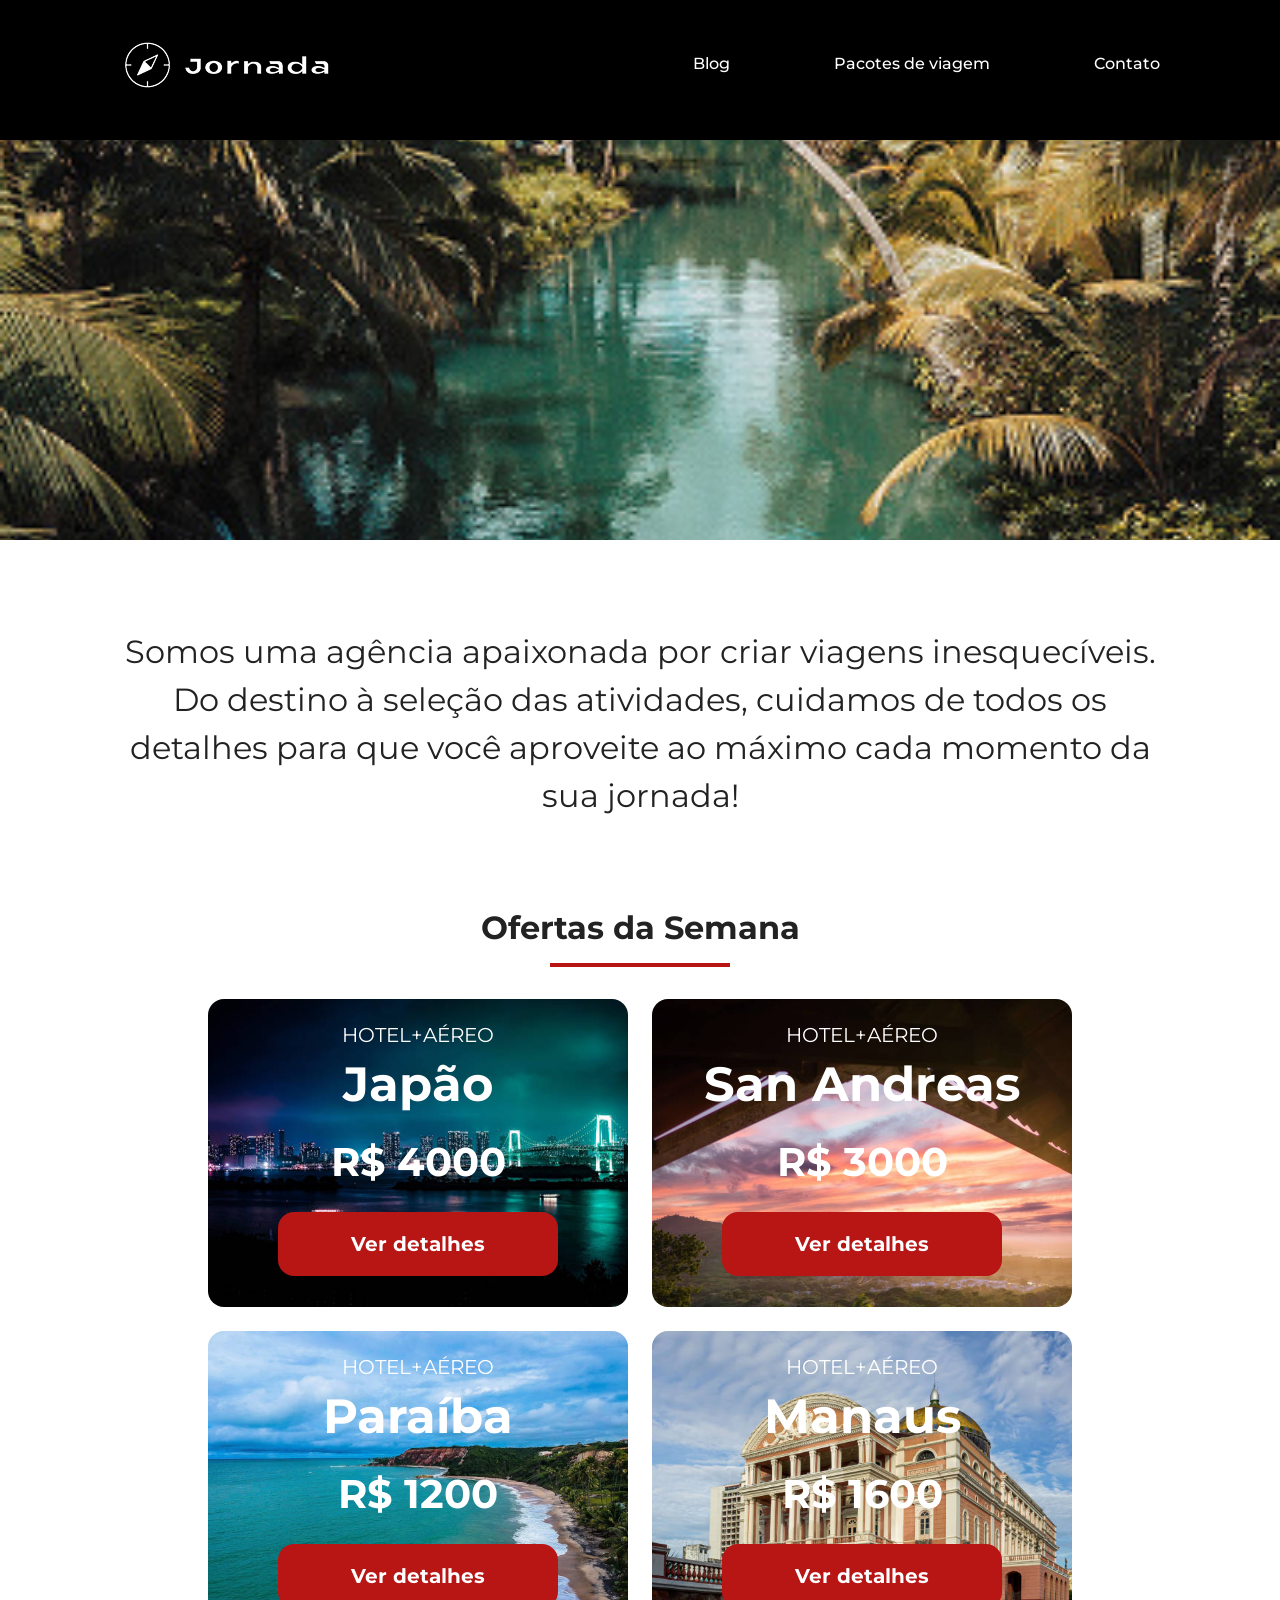
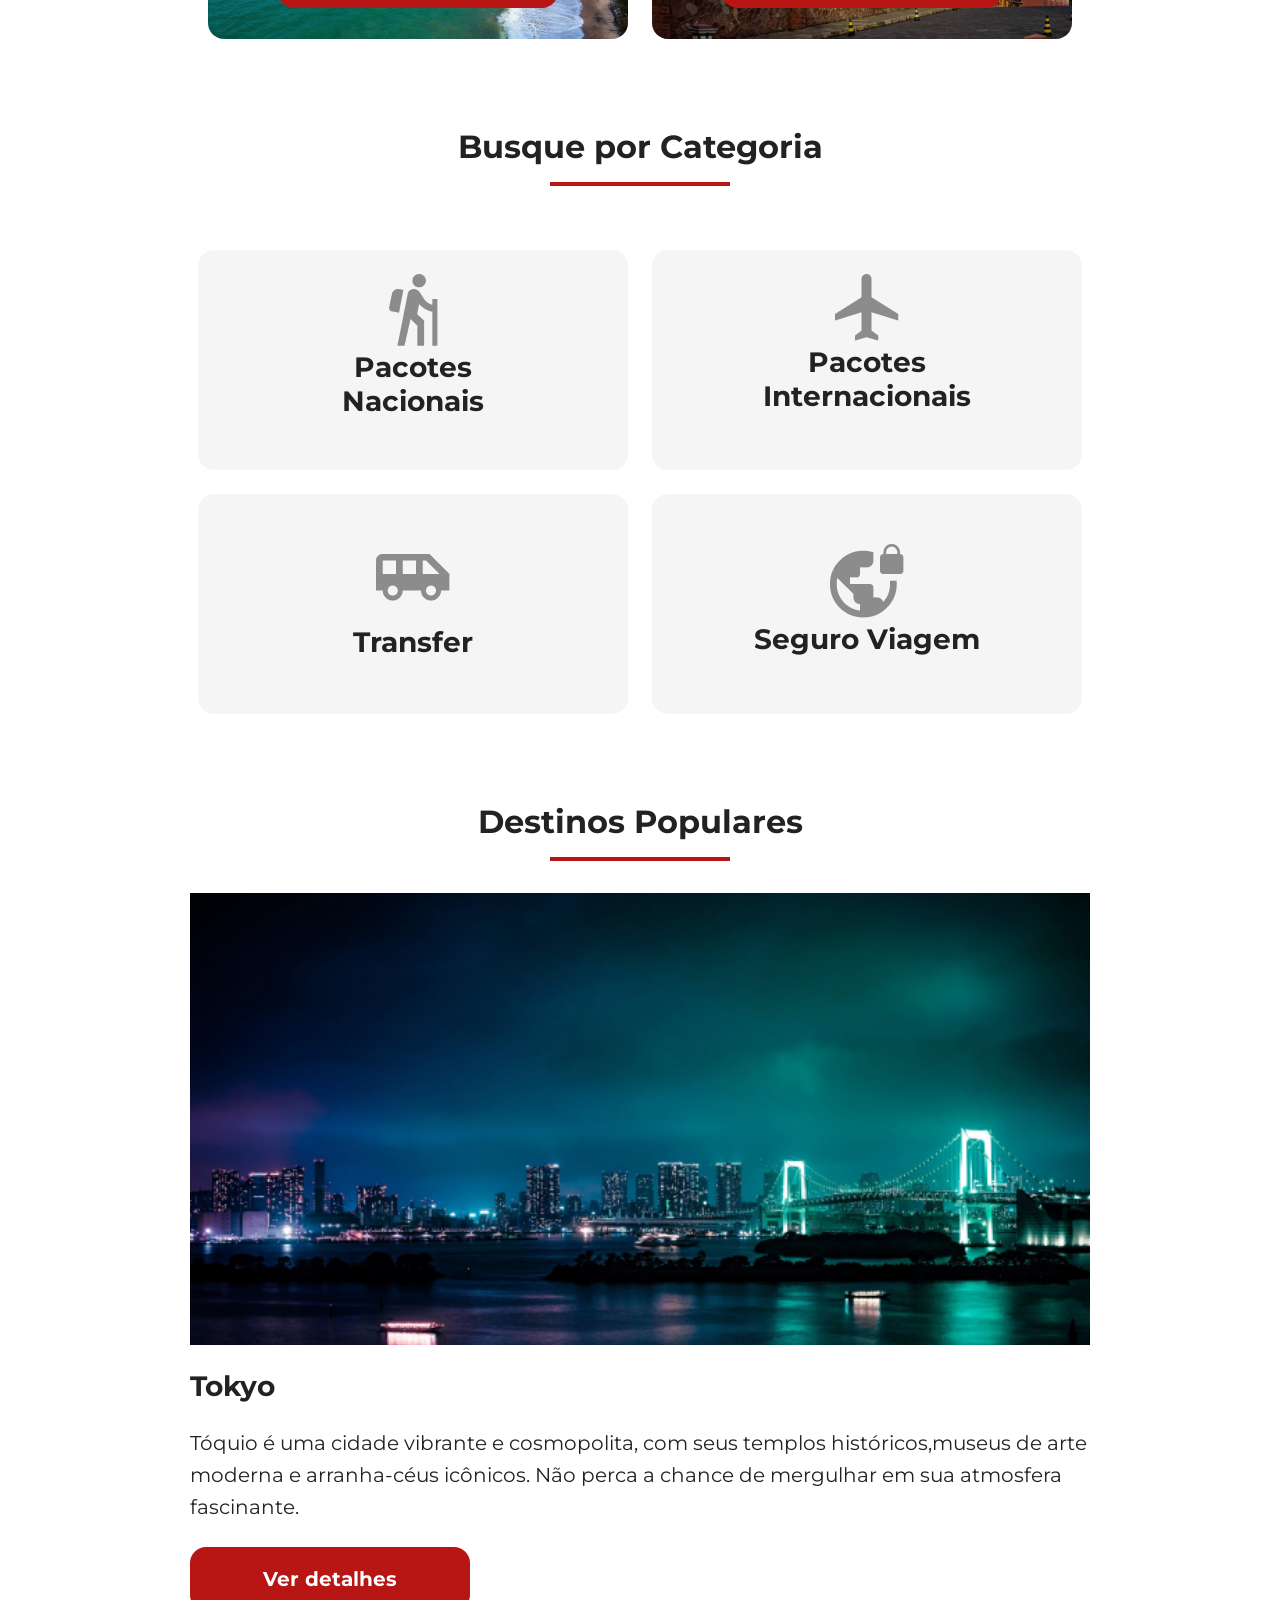
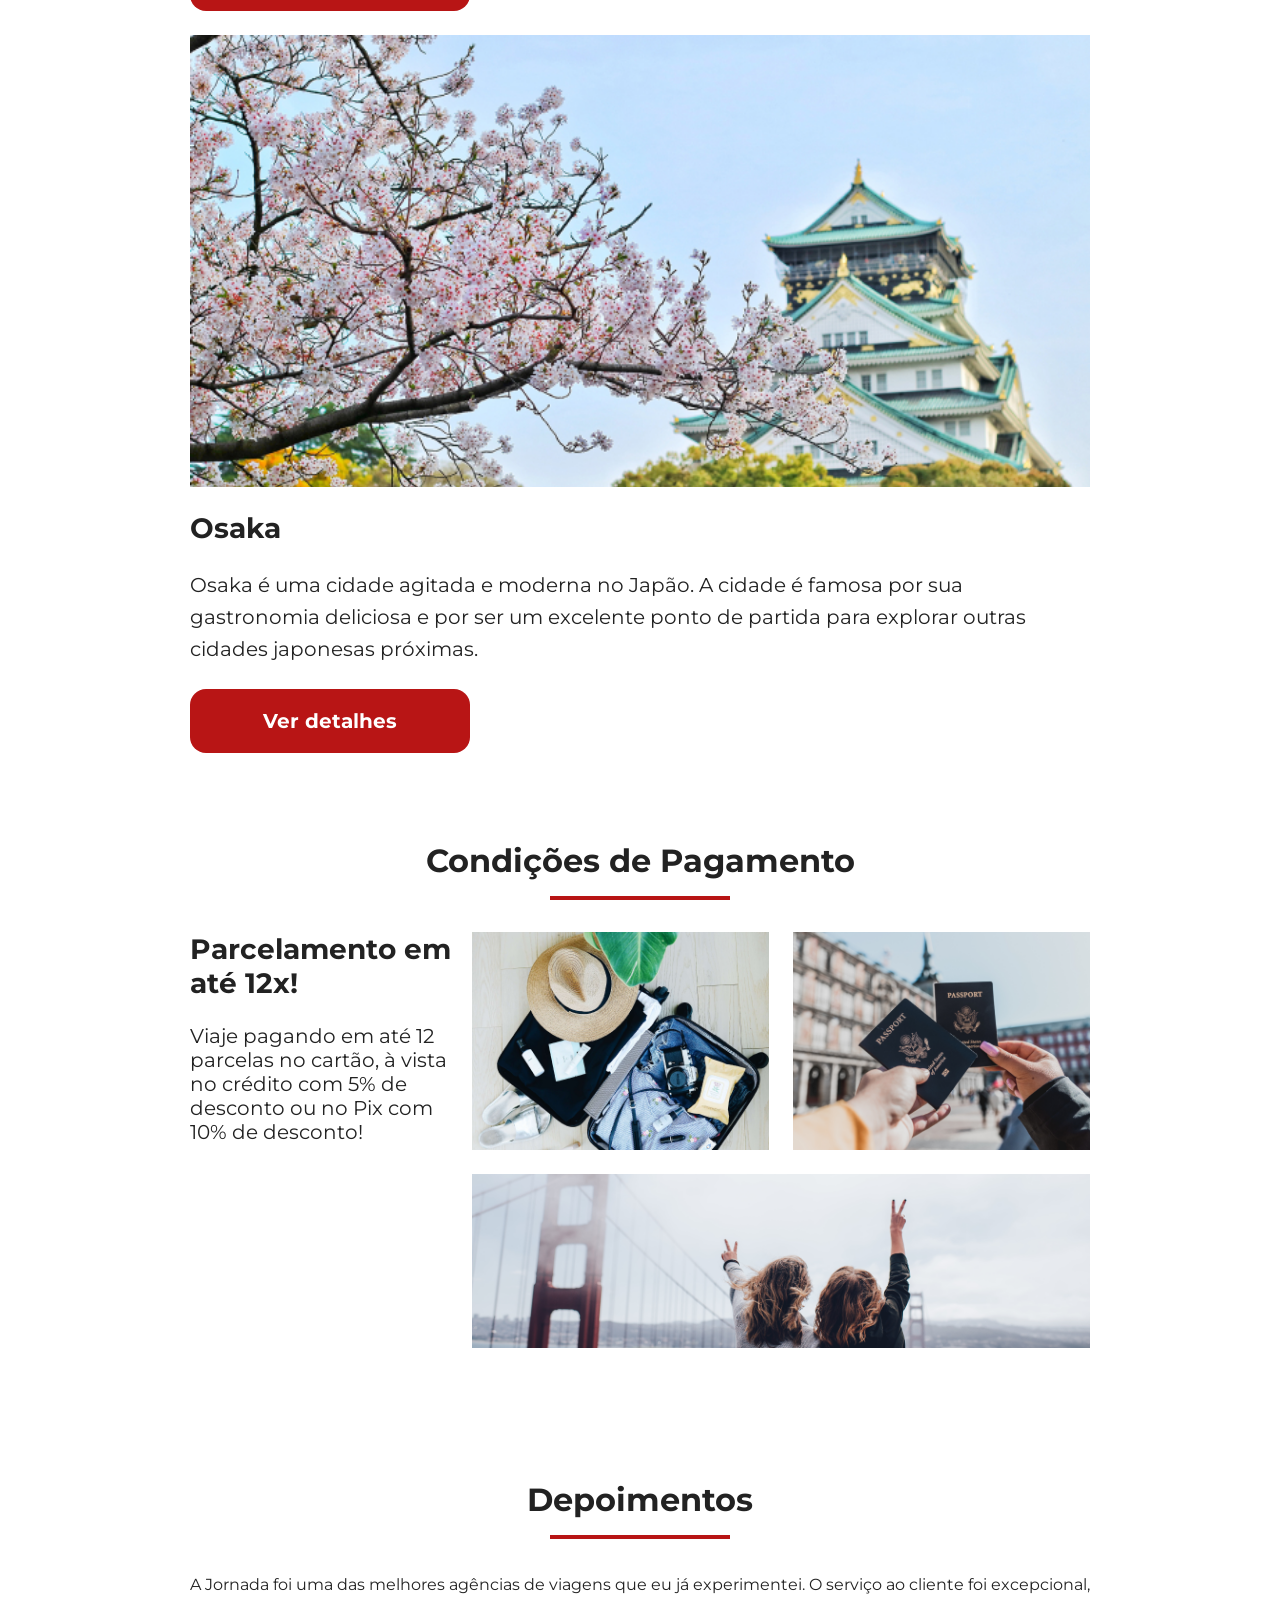
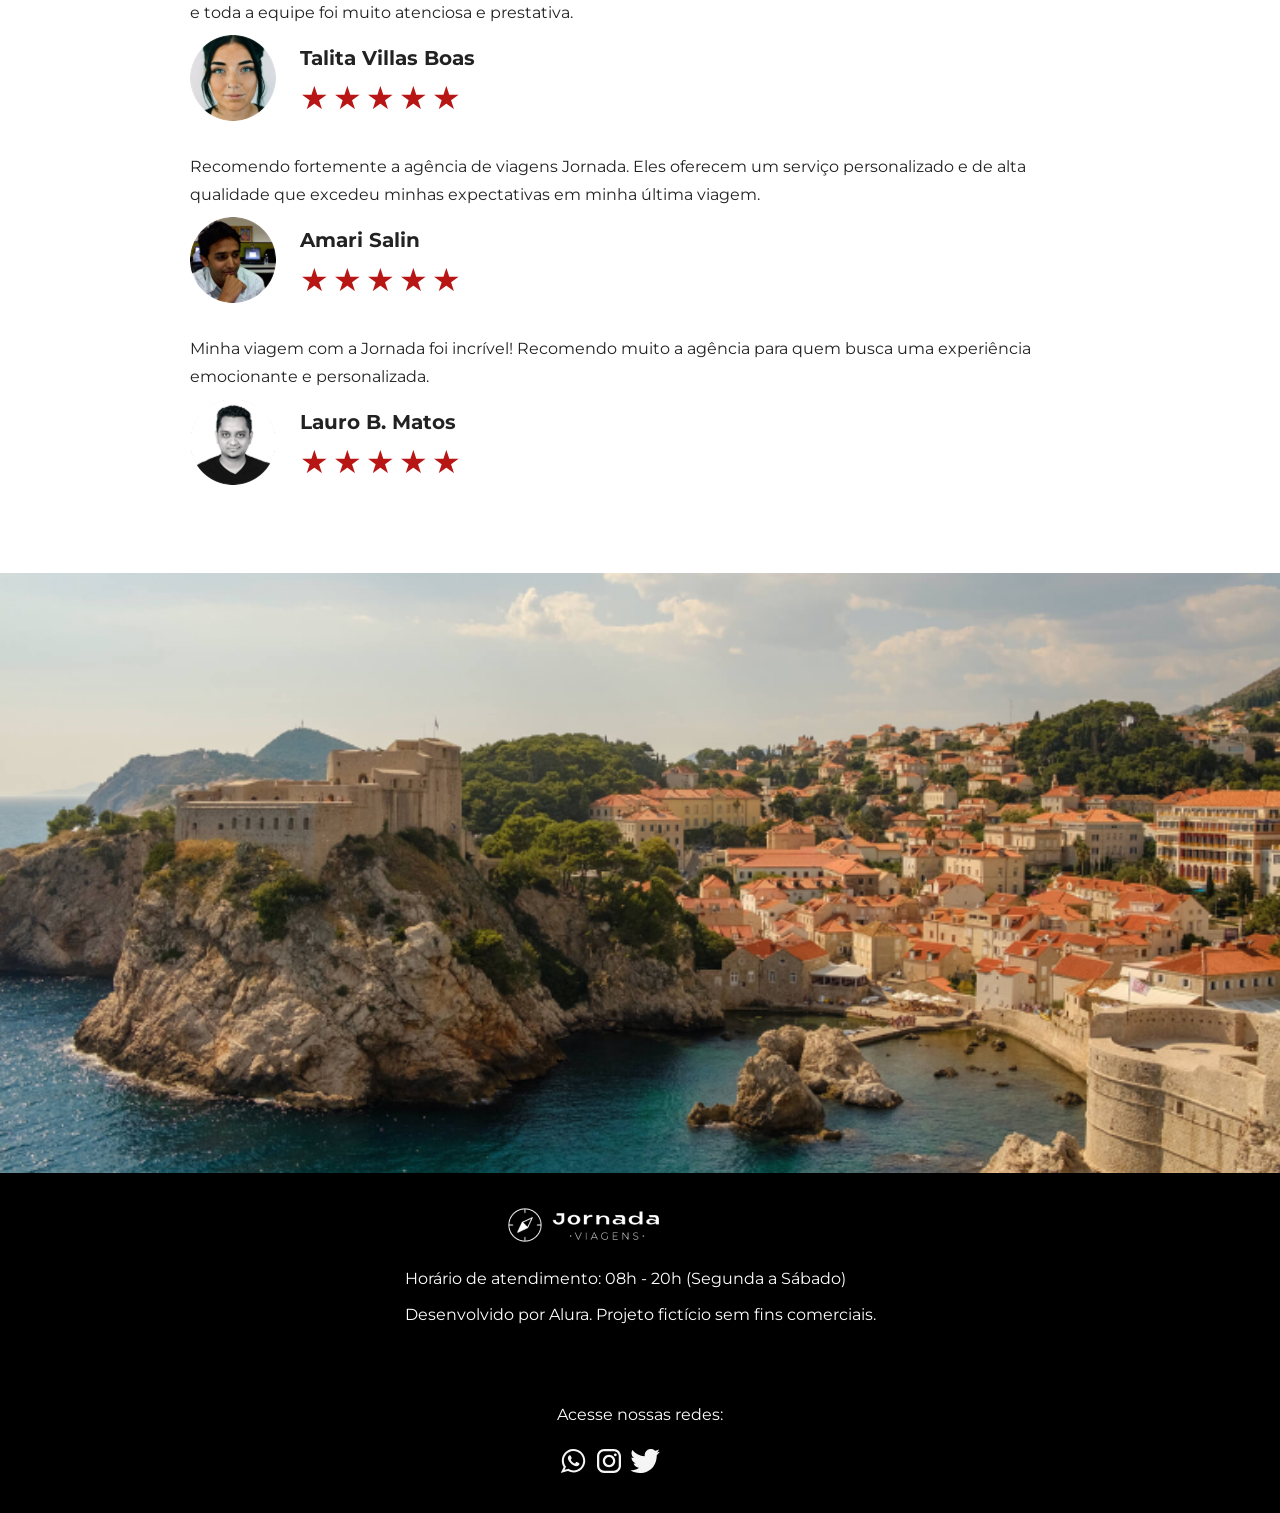
<file: index.html>
<!doctype html>
<html lang="pt-br">
  <head>
    <meta charset="UTF-8" />
    <meta name="viewport" content="width=device-width, initial-scale=1.0" />
    <meta
      name="description"
      content="Jornada Viagens, uma agência apaixonada por criar viagens inesquecíveis"
    />

    <meta name="og:title" content="Jornada Viagens" />
    <meta
      name="og:description"
      content="Jornada Viagens, uma agência apaixonada por criar viagens inesquecíveis"
    />
    <meta
      name="og:image"
      content="https://Jornada-Viagens_Projeto-Alura.vercel.app/img/Logo-branca.png"
    />
    <meta name="og:type" content="website" />
    <meta
      name="og:url"
      content="https://Jornada-Viagens_Projeto-Alura.vercel.app/Jornada-Viagens_Projeto-Alura"
    />

    <link rel="icon" href="favico.png" type="image/png" />
    <link rel="stylesheet" href="./css/style.css" />
    <title>Jornada Viagens</title>
  </head>
  <body>
    <header class="main-header">
      <a class="logo" href="index.html" title="Voltar para a página inicial">
        <img
          class="img-mobile"
          src="img/Bussola-jornada-branca.png"
          alt="Bussola do Logo da Jornada Viagens na cor Branca"
        />
        <img
          class="img-desktop"
          src="img/Bussola-jornada-texto-branca.png"
          alt="Logo da Jornada Viagens na cor branca"
        />
      </a>
      <div class="navigation-menu">
        <label for="menu"><img src="img/menu.png" alt="menu" /></label>
        <input type="checkbox" id="menu" hidden />

        <nav>
          <ul class="list-links">
            <li>
              <a href="blog.html" target="_blank" title="Acessar Blog">Blog</a>
            </li>
            <li>
              <a
                href="pacotes-de-viagens.html"
                target="_blank"
                title="Acessar Pacotes de viagem"
                >Pacotes de viagem</a
              >
            </li>
            <li>
              <a href="contato.html" target="_blank" title="Acessar Contato"
                >Contato</a
              >
            </li>
          </ul>
        </nav>
      </div>
    </header>
    <section class="hero">
      <div class="hero-img"></div>
      <h2 class="content-text">
        Somos uma agência apaixonada por criar viagens inesquecíveis. Do destino
        à seleção das atividades, cuidamos de todos os detalhes para que você
        aproveite ao máximo cada momento da sua jornada!
      </h2>
    </section>

    <section class="offers">
      <div class="section-title">
        <h2>Ofertas da Semana</h2>
        <hr />
      </div>
      <div class="offers-card">
        <article class="card japao">
          <header>
            <p class="content-text">HOTEL+AÉREO</p>
            <h3 class="content-title">
              Japão <br />
              <span>R$ 4000</span>
            </h3>
          </header>
          <footer>
            <a href="#" class="button">Ver detalhes</a>
          </footer>
        </article>

        <article class="card san-andreas">
          <header>
            <p class="content-text">HOTEL+AÉREO</p>
            <h3 class="content-title">
              San Andreas <br />
              <span>R$ 3000</span>
            </h3>
          </header>
          <footer>
            <a href="#" class="button">Ver detalhes</a>
          </footer>
        </article>

        <article class="card paraiba">
          <header>
            <p class="content-text">HOTEL+AÉREO</p>
            <h3 class="content-title">
              Paraíba <br />
              <span>R$ 1200</span>
            </h3>
          </header>
          <footer>
            <a href="#" class="button">Ver detalhes</a>
          </footer>
        </article>

        <article class="card manaus">
          <header>
            <p class="content-text">HOTEL+AÉREO</p>
            <h3 class="content-title">
              Manaus <br />
              <span>R$ 1600</span>
            </h3>
          </header>
          <footer>
            <a href="#" class="button">Ver detalhes</a>
          </footer>
        </article>
      </div>
    </section>

    <section class="categories">
      <div class="section-title">
        <h2>Busque por Categoria</h2>
        <hr />
      </div>
      <div class="categories-cards">
        <a
          class="card"
          href="#"
          target="_blank"
          title="Busque pela categoria Pacotes Nacionais"
        >
          <img
            src="img/icone-pacotes-nacionais.png"
            alt="ícone cinza representando uma pessoa fazendo tracking"
          />
          <h3 class="content-title">
            Pacotes <br />
            Nacionais
          </h3>
        </a>

        <a
          class="card"
          href="#"
          target="_blank"
          title="Busque pela categoria Pacotes Internacionais"
        >
          <img
            src="img/icone-pacotes-interacionais.png"
            alt="ícone cinza representando um avião"
          />
          <h3 class="content-title">
            Pacotes <br />
            Internacionais
          </h3>
        </a>
        <a
          class="card single-line transfer"
          href="#"
          target="_blank"
          title="Busque pela categoria Transfer"
        >
          <img
            src="img/icone-transfer.png"
            alt="ícone cinza representando um ônibus"
          />
          <h3 class="content-title">Transfer</h3>
        </a>
        <a
          class="card single-line"
          href="#"
          target="_blank"
          title="Busque pela categoria Seguro Viagem"
        >
          <img
            src="img/icone-seguro-viagem.png"
            alt="ícone cinza representando o planeta terra com um cadeado"
          />
          <h3 class="content-title">Seguro Viagem</h3>
        </a>
      </div>
    </section>

    <section class="destinations">
      <div class="section-title">
        <h2>Destinos Populares</h2>
        <hr />
      </div>
      <div class="destination-items">
        <article class="item tokyo">
          <header>
            <div class="img-item"></div>
            <h3 class="content-title">Tokyo</h3>
          </header>
          <p class="content-text">
            Tóquio é uma cidade vibrante e cosmopolita, com seus templos
            históricos,museus de arte moderna e arranha-céus icônicos. Não perca
            a chance de mergulhar em sua atmosfera fascinante.
          </p>
          <footer>
            <a
              href="#"
              class="button"
              target="_blank"
              title="Veja mais detalhes do destino Tokyo"
              >Ver detalhes</a
            >
          </footer>
        </article>
        <article class="item osaka">
          <header>
            <div class="img-item"></div>
            <h3 class="content-title">Osaka</h3>
          </header>
          <p class="content-text">
            Osaka é uma cidade agitada e moderna no Japão. A cidade é famosa por
            sua gastronomia deliciosa e por ser um excelente ponto de partida
            para explorar outras cidades japonesas próximas.
          </p>
          <footer>
            <a
              href="#"
              class="button"
              target="_blank"
              title="Veja mais detalhes do destino Osaka"
              >Ver detalhes</a
            >
          </footer>
        </article>
      </div>
    </section>

    <section class="payments">
      <div class="section-title">
        <h2>Condições de Pagamento</h2>
        <hr />
      </div>
      <div class="content-container">
        <div class="text-content">
          <h3 class="content-title">Parcelamento em até 12x!</h3>
          <p class="content-text">
            Viaje pagando em até 12 parcelas no cartão, à vista no crédito com
            5% de desconto ou no Pix com 10% de desconto!
          </p>
        </div>
        <div class="image-gallery">
          <div class="image first"></div>
          <div class="image second"></div>
          <div class="image thirdy colspan-2"></div>
        </div>
      </div>
    </section>

    <section class="testimonials">
      <div class="section-title">
        <h2>Depoimentos</h2>
        <hr />
      </div>
      <div class="testimonials-container">
        <article>
          <header>
            <p>
              A Jornada foi uma das melhores agências de viagens que eu já
              experimentei. O serviço ao cliente foi excepcional, e toda a
              equipe foi muito atenciosa e prestativa.
            </p>
          </header>
          <footer>
            <img
              src="img/avatar-talita.png"
              alt="avatar da usuária que fez o depoimento"
            />
            <div class="profile-content">
              <h3>Talita Villas Boas</h3>
              <div class="rating">
                <span class="star">★</span>
                <span class="star">★</span>
                <span class="star">★</span>
                <span class="star">★</span>
                <span class="star">★</span>
              </div>
            </div>
          </footer>
        </article>
        <article>
          <header>
            <p>
              Recomendo fortemente a agência de viagens Jornada. Eles oferecem
              um serviço personalizado e de alta qualidade que excedeu minhas
              expectativas em minha última viagem.
            </p>
          </header>
          <footer>
            <img
              src="img/avatar-amari.png"
              alt="avatar do usuário que fez o depoimento"
            />
            <div class="profile-content">
              <h3>Amari Salin</h3>
              <div class="rating">
                <span class="star">★</span>
                <span class="star">★</span>
                <span class="star">★</span>
                <span class="star">★</span>
                <span class="star">★</span>
              </div>
            </div>
          </footer>
        </article>
        <article>
          <header>
            <p>
              Minha viagem com a Jornada foi incrível! Recomendo muito a agência
              para quem busca uma experiência emocionante e personalizada.
            </p>
          </header>
          <footer>
            <img
              src="img/avatar-lauro.png"
              alt="avatar do usuário que fez o depoimento"
            />
            <div class="profile-content">
              <h3>Lauro B. Matos</h3>
              <div class="rating">
                <span class="star">★</span>
                <span class="star">★</span>
                <span class="star">★</span>
                <span class="star">★</span>
                <span class="star">★</span>
              </div>
            </div>
          </footer>
        </article>
      </div>
    </section>

    <section class="bottom-hero">
      <div class="hero-img"></div>
    </section>

    <footer class="main-footer">
      <div class="footer-content">
        <img
          src="img/Logo-branca.png"
          alt="logo da jornada viagens na cor branca"
        />
        <p>Horário de atendimento: 08h - 20h (Segunda a Sábado)</p>
        <p>Desenvolvido por Alura. Projeto fictício sem fins comerciais.</p>
      </div>
      <div class="footer-social">
        <p>Acesse nossas redes:</p>
        <a href="#" target="_blank" title="Acesse o whatsapp do jornada viagens"
          ><img
            src="img/logo-whatsapp.svg"
            alt="logo do Whatsapp na cor branca"
        /></a>
        <a
          href="#"
          target="_blank"
          title="Acesse o instagram do jornada viagens"
          ><img
            src="img/logo-instragam.svg"
            alt="logo do Instagram na cor branca"
        /></a>
        <a href="#" target="_blank" title="Acesse o twitter do jornada viagens"
          ><img src="img/logo-twiter.svg" alt="logo do Twitter na cor branca"
        /></a>
      </div>
    </footer>
  </body>
</html>
</file>
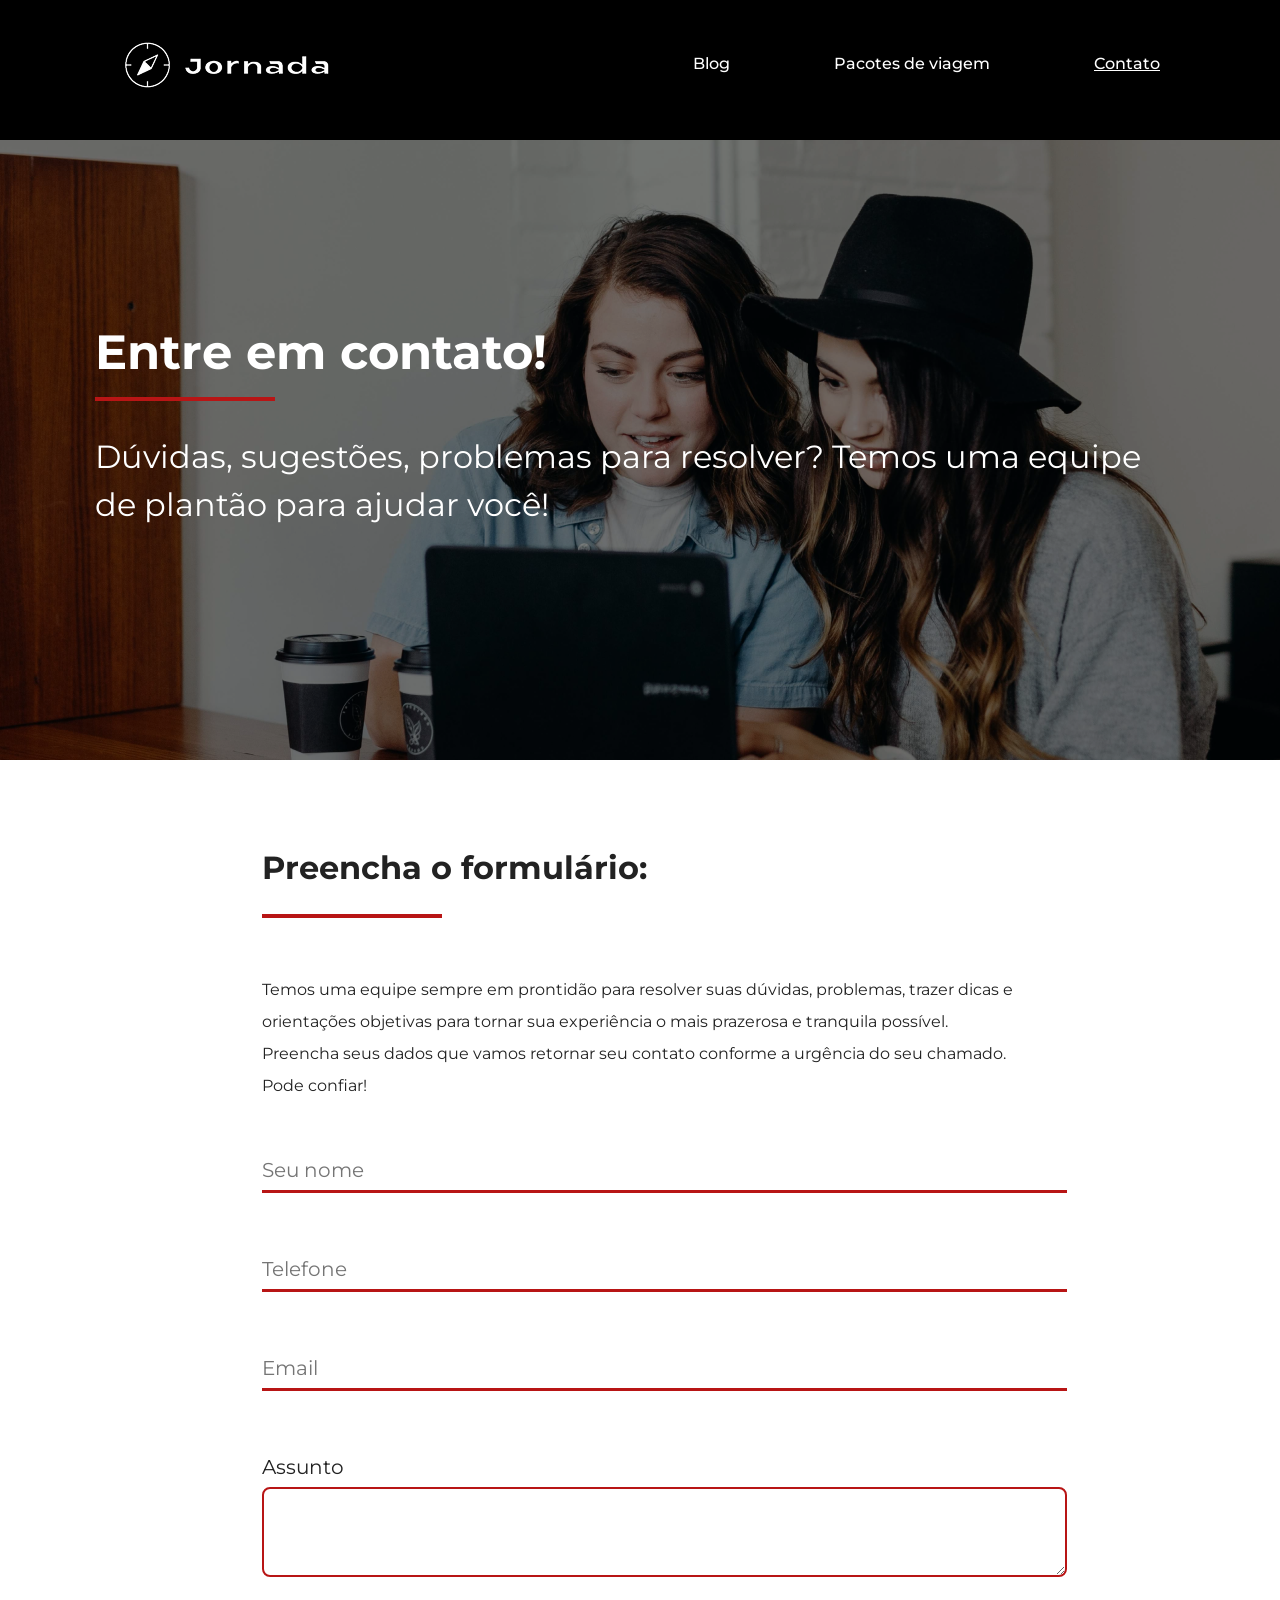
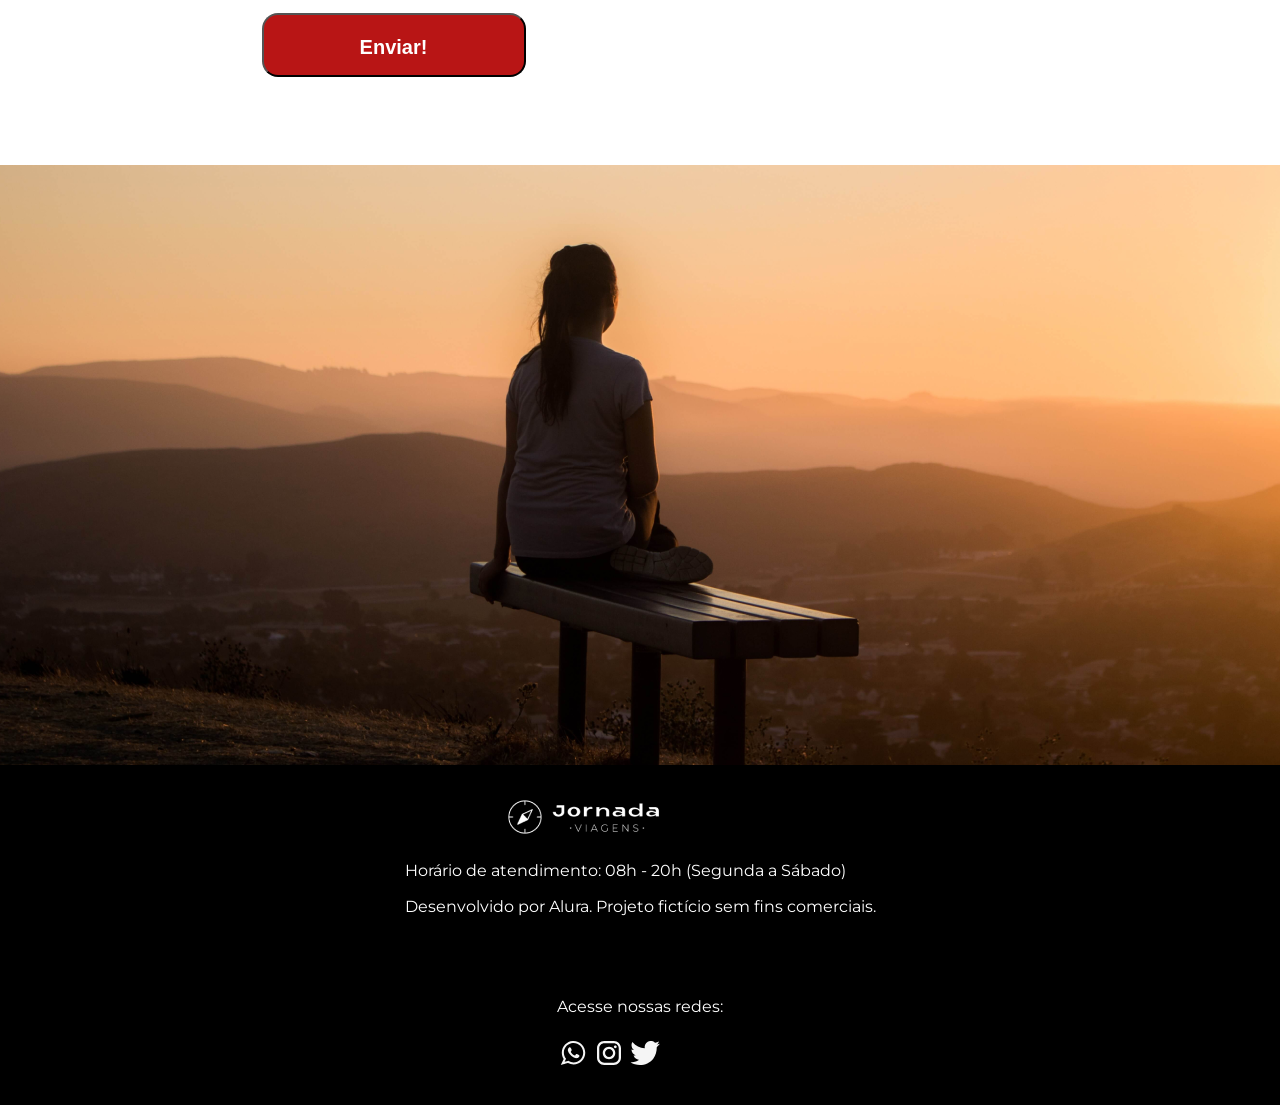
<file: contato.html>
<!doctype html>
<html lang="pt-br">
  <head>
    <meta charset="UTF-8" />
    <meta name="viewport" content="width=device-width, initial-scale=1.0" />
    <link rel="stylesheet" href="css/style.css" />
    <link rel="icon" href="favico.png" type="image/png" />
    <title>Contato</title>
  </head>
  <body>
    <header class="main-header">
      <a class="logo" href="index.html" title="Voltar para a página inicial">
        <img
          class="img-mobile"
          src="img/Bussola-jornada-branca.png"
          alt="Bussola do Logo da Jornada Viagens na cor Branca"
        />
        <img
          class="img-desktop"
          src="img/Bussola-jornada-texto-branca.png"
          alt="Logo da Jornada Viagens na cor branca"
        />
      </a>
      <div class="navigation-menu">
        <label for="menu"><img src="img/menu.png" alt="menu" /></label>
        <input type="checkbox" id="menu" hidden />

        <nav>
          <ul class="list-links">
            <li>
              <a href="blog.html" target="_blank" title="Acessar Blog">Blog</a>
            </li>
            <li>
              <a
                href="pacotes-de-viagens.html"
                target="_blank"
                title="Acessar Pacotes de viagem"
                >Pacotes de viagem</a
              >
            </li>
            <li>
              <a
                class="active"
                href="contato.html"
                target="_blank"
                title="Acessar Contato"
                >Contato</a
              >
            </li>
          </ul>
        </nav>
      </div>
    </header>

    <section class="contact hero">
      <div class="hero-img">
        <div class="hero-content">
          <h1>Entre em contato!</h1>
          <hr />
          <p class="content-text">
            Dúvidas, sugestões, problemas para resolver? Temos uma equipe de
            plantão para ajudar você!
          </p>
        </div>
      </div>
    </section>

    <section class="form">
      <div class="hero-content">
        <h2>Preencha o formulário:</h2>
        <hr />
        <p class="content-text">
          Temos uma equipe sempre em prontidão para resolver suas dúvidas,
          problemas, trazer dicas e orientações objetivas para tornar sua
          experiência o mais prazerosa e tranquila possível. Preencha seus dados
          que vamos retornar seu contato conforme a urgência do seu chamado.
          Pode confiar!
        </p>

        <form class="form-data">
          <input type="text" name="userName" id="name" placeholder="Seu nome" />
          <br />
          <input
            type="number"
            name="userNumber"
            id="number"
            pattern="[0-9]{11}"
            placeholder="Telefone"
          />
          <br />
          <input type="email" name="userEmail" id="email" placeholder="Email" />
          <br />
          <label for="topic">Assunto</label>
          <br />
          <textarea name="userTopic" id="topic"></textarea>
          <br />
          <button type="submit">Enviar!</button>
        </form>
      </div>
    </section>

    <section class="contact bottom-hero">
      <div class="hero-img"></div>
    </section>

    <footer class="main-footer">
      <div class="footer-content">
        <img
          src="img/Logo-branca.png"
          alt="logo da jornada viagens na cor branca"
        />
        <p>Horário de atendimento: 08h - 20h (Segunda a Sábado)</p>
        <p>Desenvolvido por Alura. Projeto fictício sem fins comerciais.</p>
      </div>
      <div class="footer-social">
        <p>Acesse nossas redes:</p>
        <a href="#" target="_blank" title="Acesse o whatsapp do jornada viagens"
          ><img
            src="img/logo-whatsapp.svg"
            alt="logo do Whatsapp na cor branca"
        /></a>
        <a
          href="#"
          target="_blank"
          title="Acesse o instagram do jornada viagens"
          ><img
            src="img/logo-instragam.svg"
            alt="logo do Instagram na cor branca"
        /></a>
        <a href="#" target="_blank" title="Acesse o twitter do jornada viagens"
          ><img src="img/logo-twiter.svg" alt="logo do Twitter na cor branca"
        /></a>
      </div>
    </footer>
  </body>
</html>
</file>
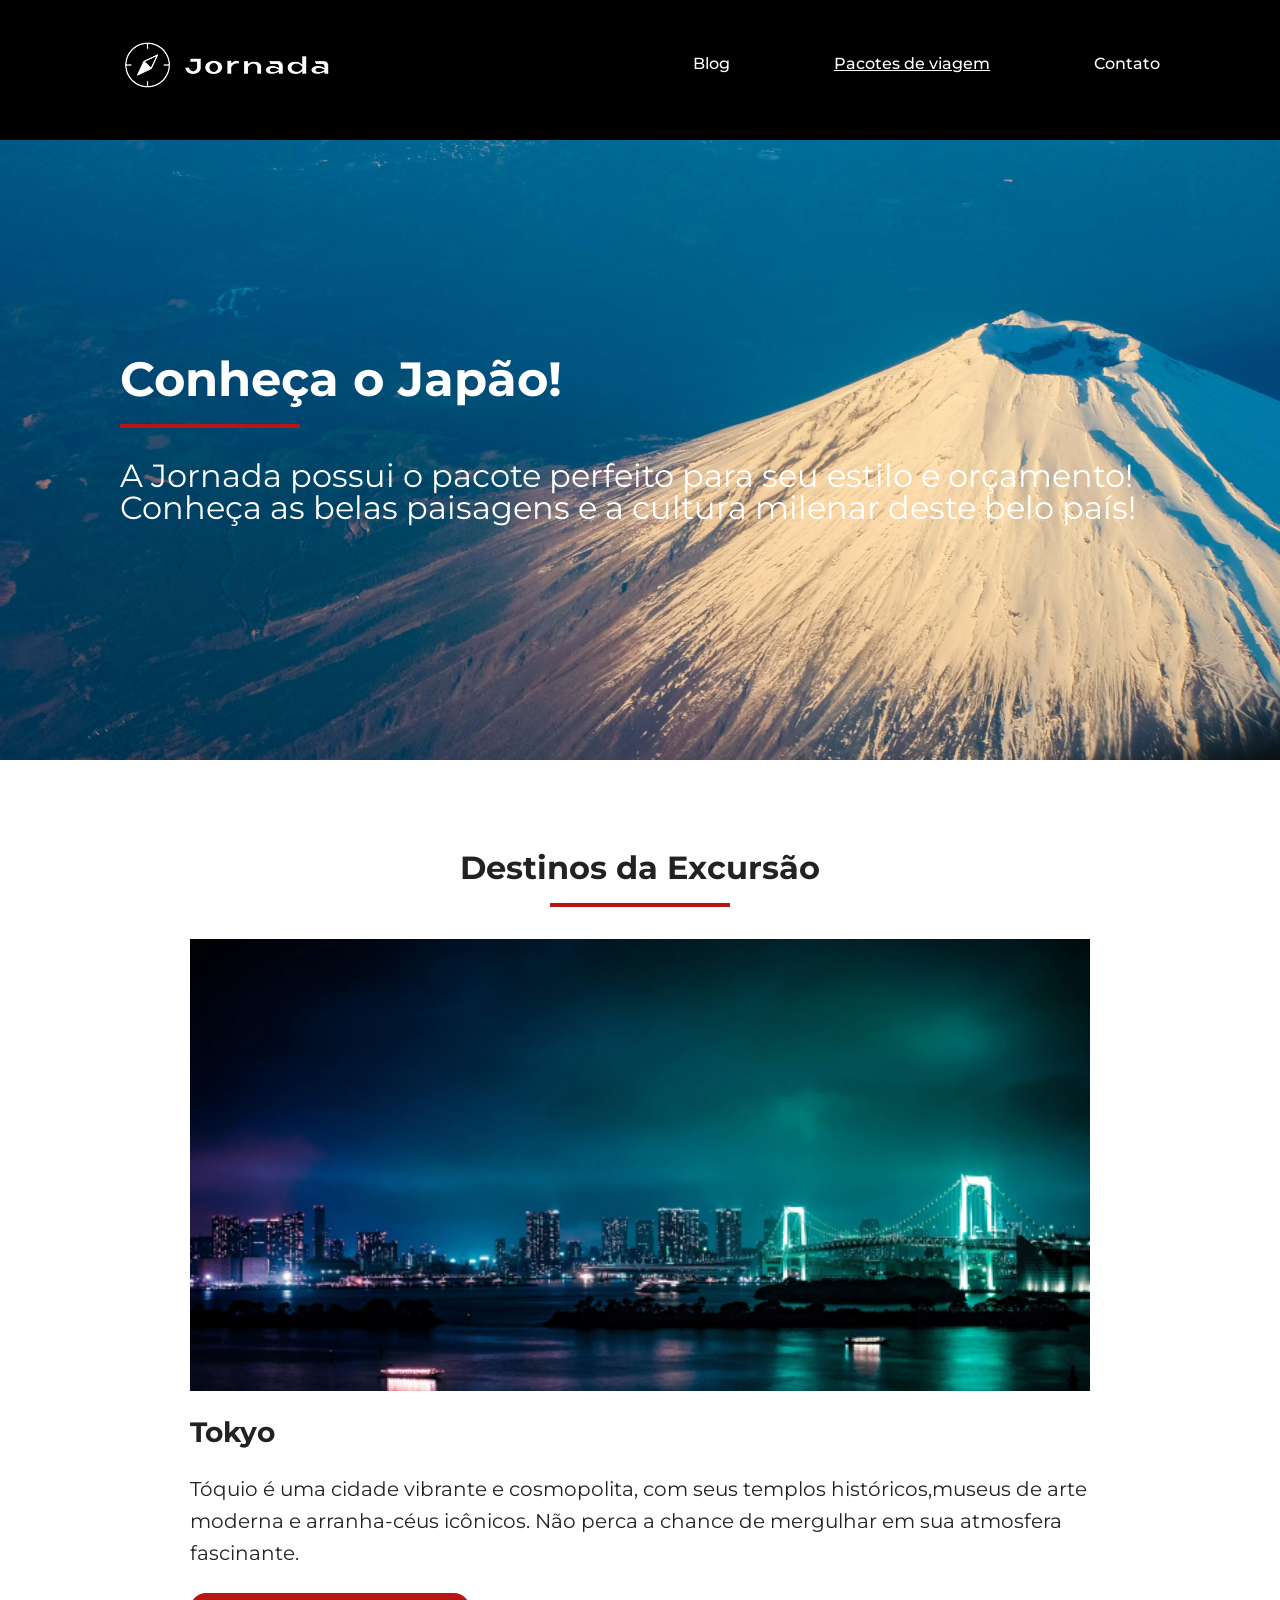
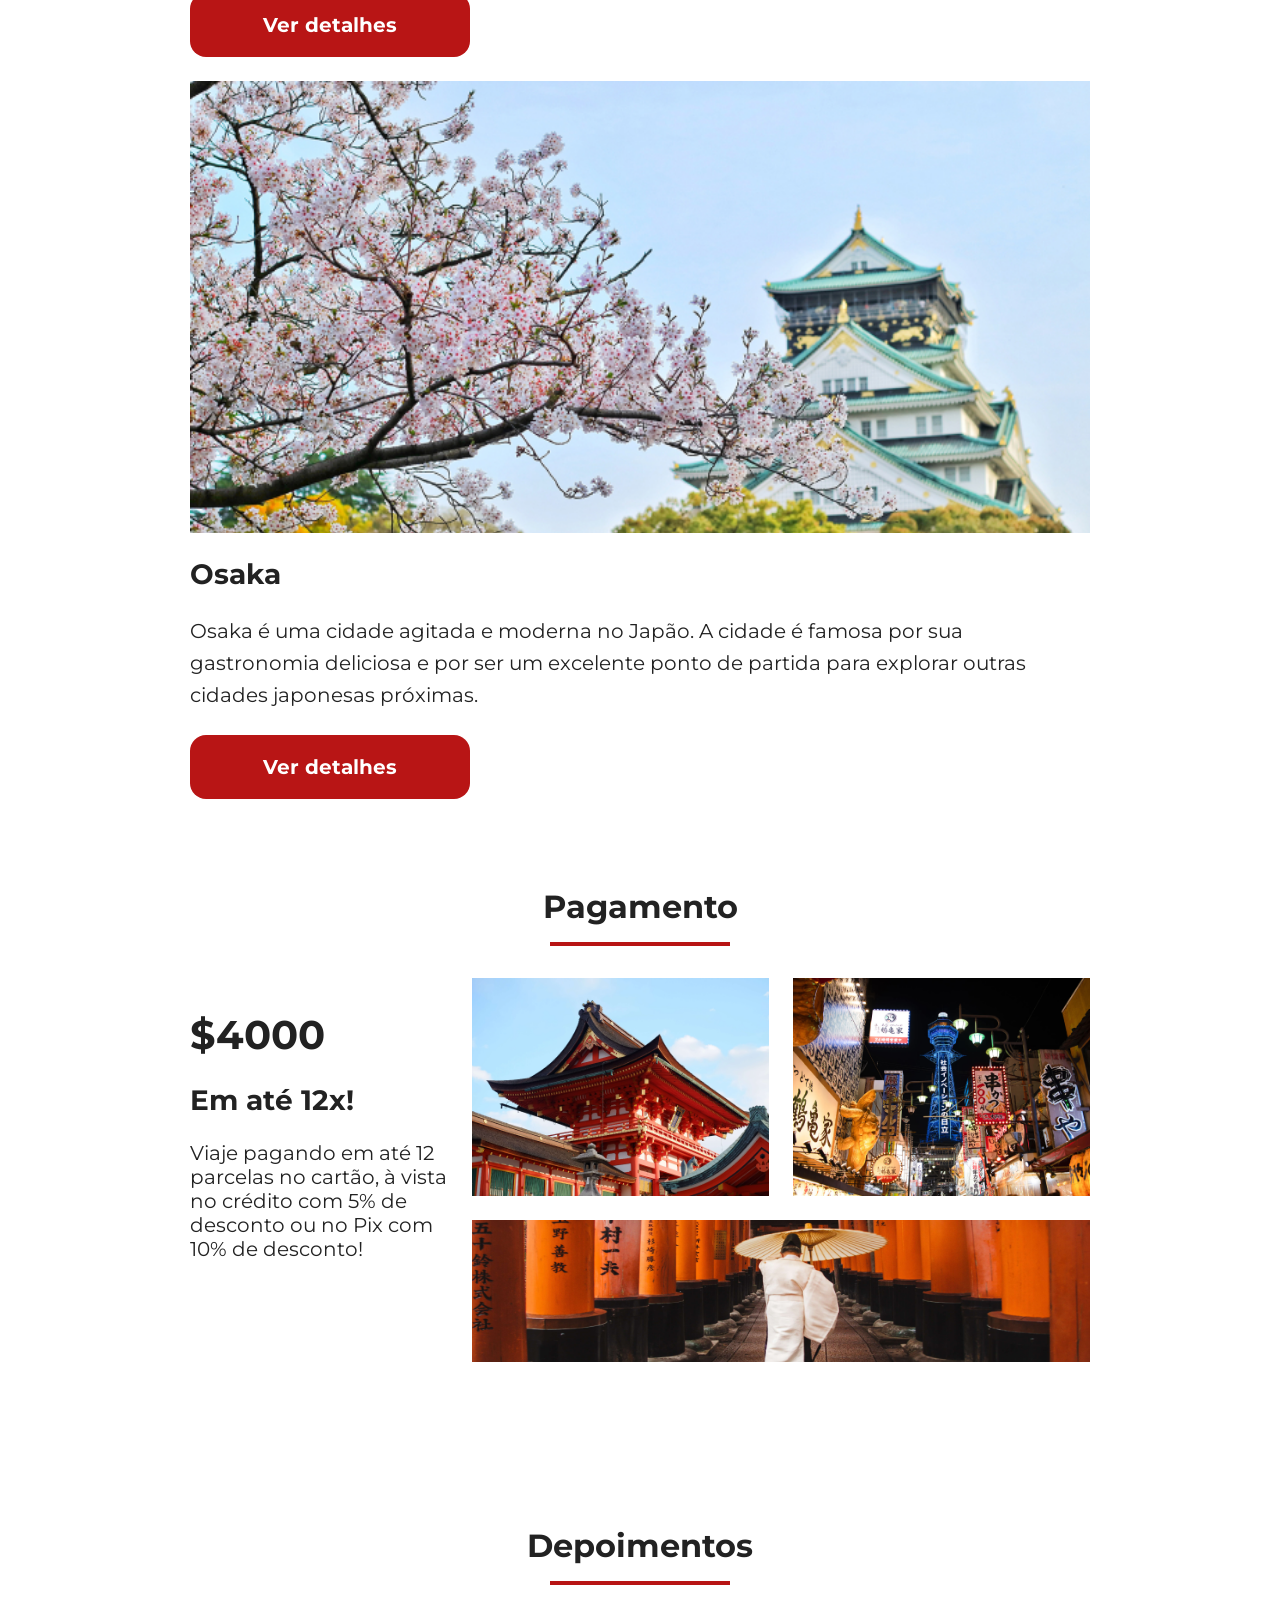
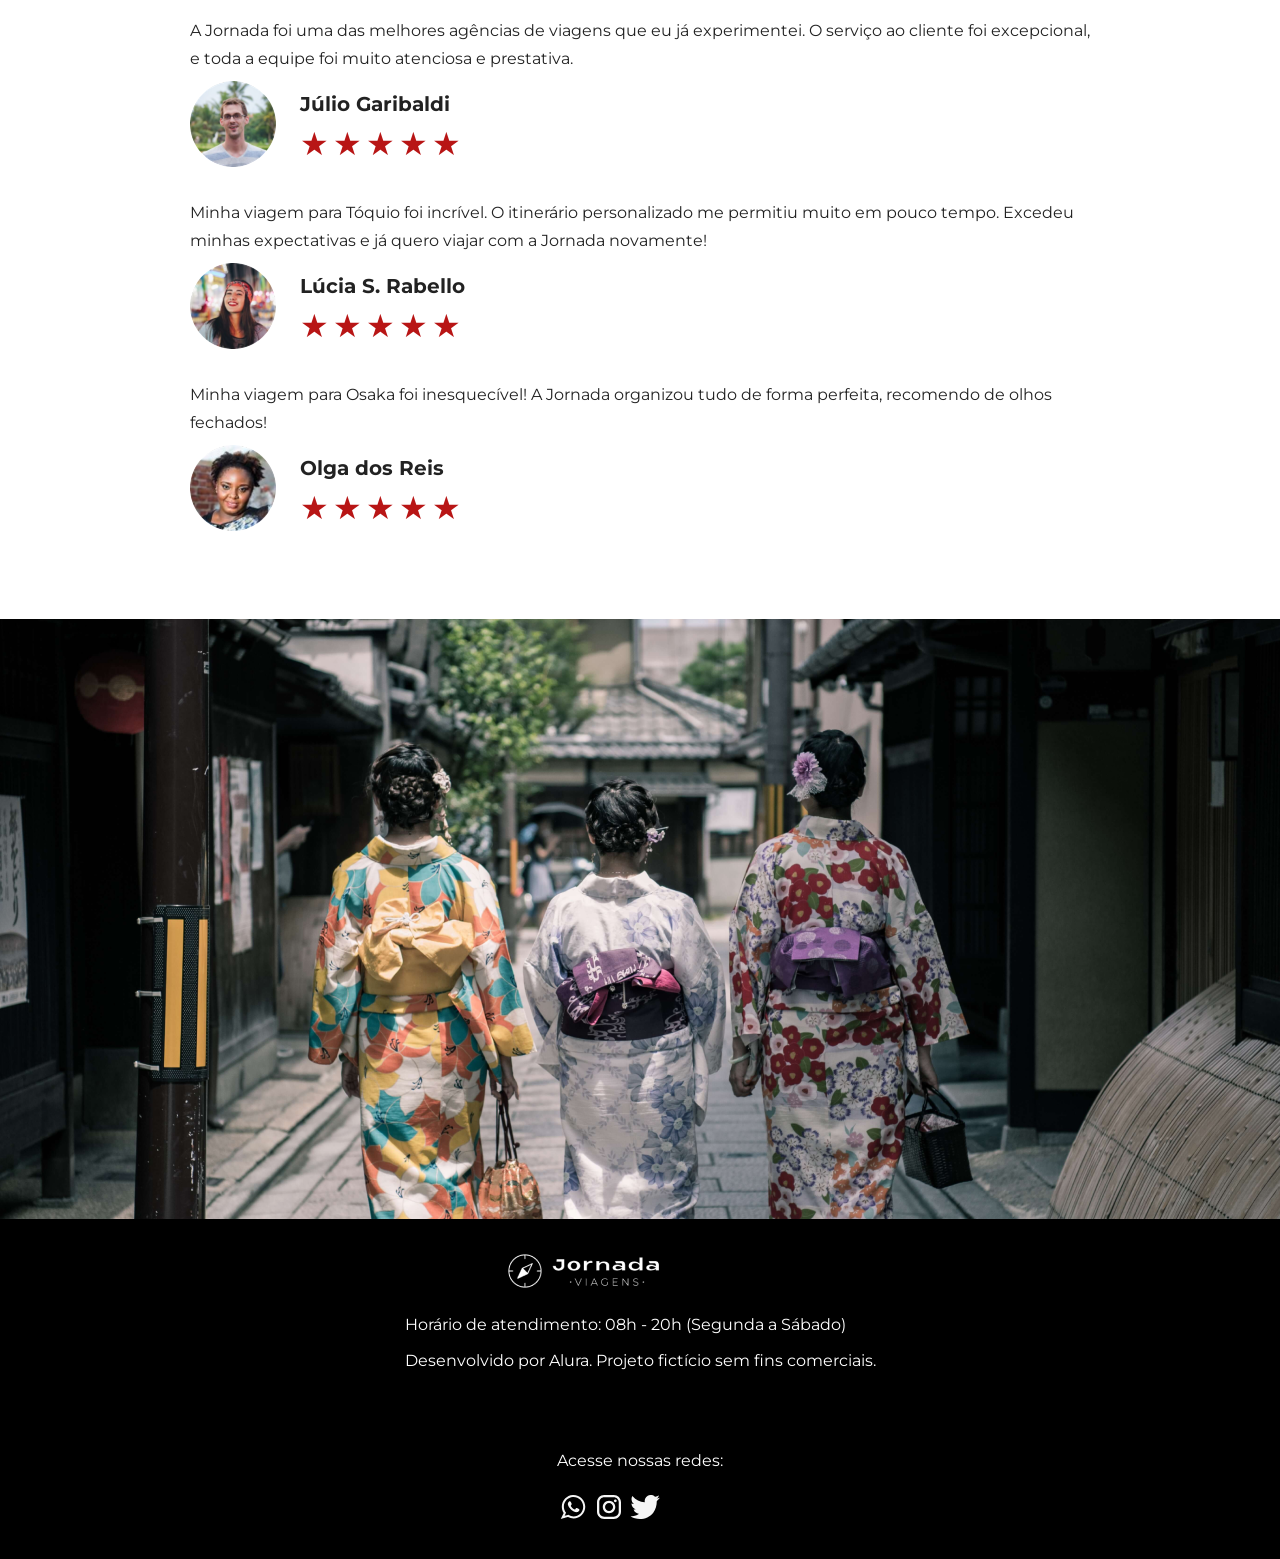
<file: pacotes-de-viagens.html>
<!doctype html>
<html lang="pt-br">
  <head>
    <meta charset="UTF-8" />
    <meta name="viewport" content="width=device-width, initial-scale=1.0" />
    <link rel="stylesheet" href="css/style.css" />
    <link rel="icon" href="favico.png" type="image/png" />
    <title>Pacote de Viagens</title>
  </head>

  <body>
    <header class="main-header">
      <a class="logo" href="index.html" title="Voltar para a página inicial">
        <img
          class="img-mobile"
          src="img/Bussola-jornada-branca.png"
          alt="Bussola do Logo da Jornada Viagens na cor Branca"
        />
        <img
          class="img-desktop"
          src="img/Bussola-jornada-texto-branca.png"
          alt="Logo da Jornada Viagens na cor branca"
        />
      </a>
      <div class="navigation-menu">
        <label for="menu"><img src="img/menu.png" alt="menu" /></label>
        <input type="checkbox" id="menu" hidden />

        <nav>
          <ul class="list-links">
            <li>
              <a href="blog.html" target="_blank" title="Acessar Blog">Blog</a>
            </li>
            <li>
              <a
                class="active"
                href="pacotes-de-viagens.html"
                target="_blank"
                title="Acessar Pacotes de viagem"
                >Pacotes de viagem</a
              >
            </li>
            <li>
              <a href="contato.html" target="_blank" title="Acessar Contato"
                >Contato</a
              >
            </li>
          </ul>
        </nav>
      </div>
    </header>

    <section class="travel-packages hero">
      <div class="hero-img">
        <div class="hero-content">
          <h1>Conheça o Japão!</h1>
          <hr />
          <p class="content-text">
            A Jornada possui o pacote perfeito para seu estilo e orçamento!
            Conheça as belas paisagens e a cultura milenar deste belo país!
          </p>
        </div>
      </div>
    </section>

    <section class="destinations">
      <div class="section-title">
        <h2>Destinos da Excursão</h2>
        <hr />
      </div>
      <div class="destination-items">
        <article class="item tokyo">
          <header>
            <div class="img-item"></div>
            <h3 class="content-title">Tokyo</h3>
          </header>
          <p class="content-text">
            Tóquio é uma cidade vibrante e cosmopolita, com seus templos
            históricos,museus de arte moderna e arranha-céus icônicos. Não perca
            a chance de mergulhar em sua atmosfera fascinante.
          </p>
          <footer>
            <a
              href="#"
              class="button"
              target="_blank"
              title="Veja mais detalhes do destino Tokyo"
              >Ver detalhes</a
            >
          </footer>
        </article>
        <article class="item osaka">
          <header>
            <div class="img-item"></div>
            <h3 class="content-title">Osaka</h3>
          </header>
          <p class="content-text">
            Osaka é uma cidade agitada e moderna no Japão. A cidade é famosa por
            sua gastronomia deliciosa e por ser um excelente ponto de partida
            para explorar outras cidades japonesas próximas.
          </p>
          <footer>
            <a
              href="#"
              class="button"
              target="_blank"
              title="Veja mais detalhes do destino Osaka"
              >Ver detalhes</a
            >
          </footer>
        </article>
      </div>
    </section>

    <section class="travel-packages payments">
      <div class="section-title">
        <h2>Pagamento</h2>
        <hr />
      </div>
      <div class="content-container">
        <div class="text-content">
          <h2>$4000</h2>
          <h3 class="content-title">Em até 12x!</h3>
          <p class="content-text">
            Viaje pagando em até 12 parcelas no cartão, à vista no crédito com
            5% de desconto ou no Pix com 10% de desconto!
          </p>
          <a
            href="#"
            class="button"
            target="_blank"
            title="Veja detalhes de pagamento"
            >Ver detalhes</a
          >
        </div>
        <div class="image-gallery">
          <div class="image first"></div>
          <div class="image second"></div>
          <div class="image thirdy colspan-2"></div>
        </div>
      </div>
    </section>

    <section class="testimonials">
      <div class="section-title">
        <h2>Depoimentos</h2>
        <hr />
      </div>
      <div class="testimonials-container">
        <article>
          <header>
            <p>
              A Jornada foi uma das melhores agências de viagens que eu já
              experimentei. O serviço ao cliente foi excepcional, e toda a
              equipe foi muito atenciosa e prestativa.
            </p>
          </header>
          <footer>
            <img
              src="img/travel-packages/avatar-julio.png"
              alt="avatar da usuária que fez o depoimento"
            />
            <div class="profile-content">
              <h3>Júlio Garibaldi</h3>
              <div class="rating">
                <span class="star">★</span>
                <span class="star">★</span>
                <span class="star">★</span>
                <span class="star">★</span>
                <span class="star">★</span>
              </div>
            </div>
          </footer>
        </article>
        <article>
          <header>
            <p>
              Minha viagem para Tóquio foi incrível. O itinerário personalizado
              me permitiu muito em pouco tempo. Excedeu minhas expectativas e já
              quero viajar com a Jornada novamente!
            </p>
          </header>
          <footer>
            <img
              src="img/travel-packages/avatar-lucia.png"
              alt="avatar do usuário que fez o depoimento"
            />
            <div class="profile-content">
              <h3>Lúcia S. Rabello</h3>
              <div class="rating">
                <span class="star">★</span>
                <span class="star">★</span>
                <span class="star">★</span>
                <span class="star">★</span>
                <span class="star">★</span>
              </div>
            </div>
          </footer>
        </article>
        <article>
          <header>
            <p>
              Minha viagem para Osaka foi inesquecível! A Jornada organizou tudo
              de forma perfeita, recomendo de olhos fechados!
            </p>
          </header>
          <footer>
            <img
              src="img/travel-packages/avatar-olga.png"
              alt="avatar do usuário que fez o depoimento"
            />
            <div class="profile-content">
              <h3>Olga dos Reis</h3>
              <div class="rating">
                <span class="star">★</span>
                <span class="star">★</span>
                <span class="star">★</span>
                <span class="star">★</span>
                <span class="star">★</span>
              </div>
            </div>
          </footer>
        </article>
      </div>
    </section>

    <section class="travel-packages bottom-hero">
      <div class="hero-img"></div>
    </section>

    <footer class="main-footer">
      <div class="footer-content">
        <img
          src="img/Logo-branca.png"
          alt="logo da jornada viagens na cor branca"
        />
        <p>Horário de atendimento: 08h - 20h (Segunda a Sábado)</p>
        <p>Desenvolvido por Alura. Projeto fictício sem fins comerciais.</p>
      </div>
      <div class="footer-social">
        <p>Acesse nossas redes:</p>
        <a href="#" target="_blank" title="Acesse o whatsapp do jornada viagens"
          ><img
            src="img/logo-whatsapp.svg"
            alt="logo do Whatsapp na cor branca"
        /></a>
        <a
          href="#"
          target="_blank"
          title="Acesse o instagram do jornada viagens"
          ><img
            src="img/logo-instragam.svg"
            alt="logo do Instagram na cor branca"
        /></a>
        <a href="#" target="_blank" title="Acesse o twitter do jornada viagens"
          ><img src="img/logo-twiter.svg" alt="logo do Twitter na cor branca"
        /></a>
      </div>
    </footer>
  </body>
</html>
</file>
<file: css/style.css>
@import url(global.css);
@import url(header.css);
@import url(hero.css);
@import url(offers.css);
@import url(categories.css);
@import url(destinations.css);
@import url(payments.css);
@import url(testimonials.css);
@import url(footer.css);
@import url(form.css);
</file>
